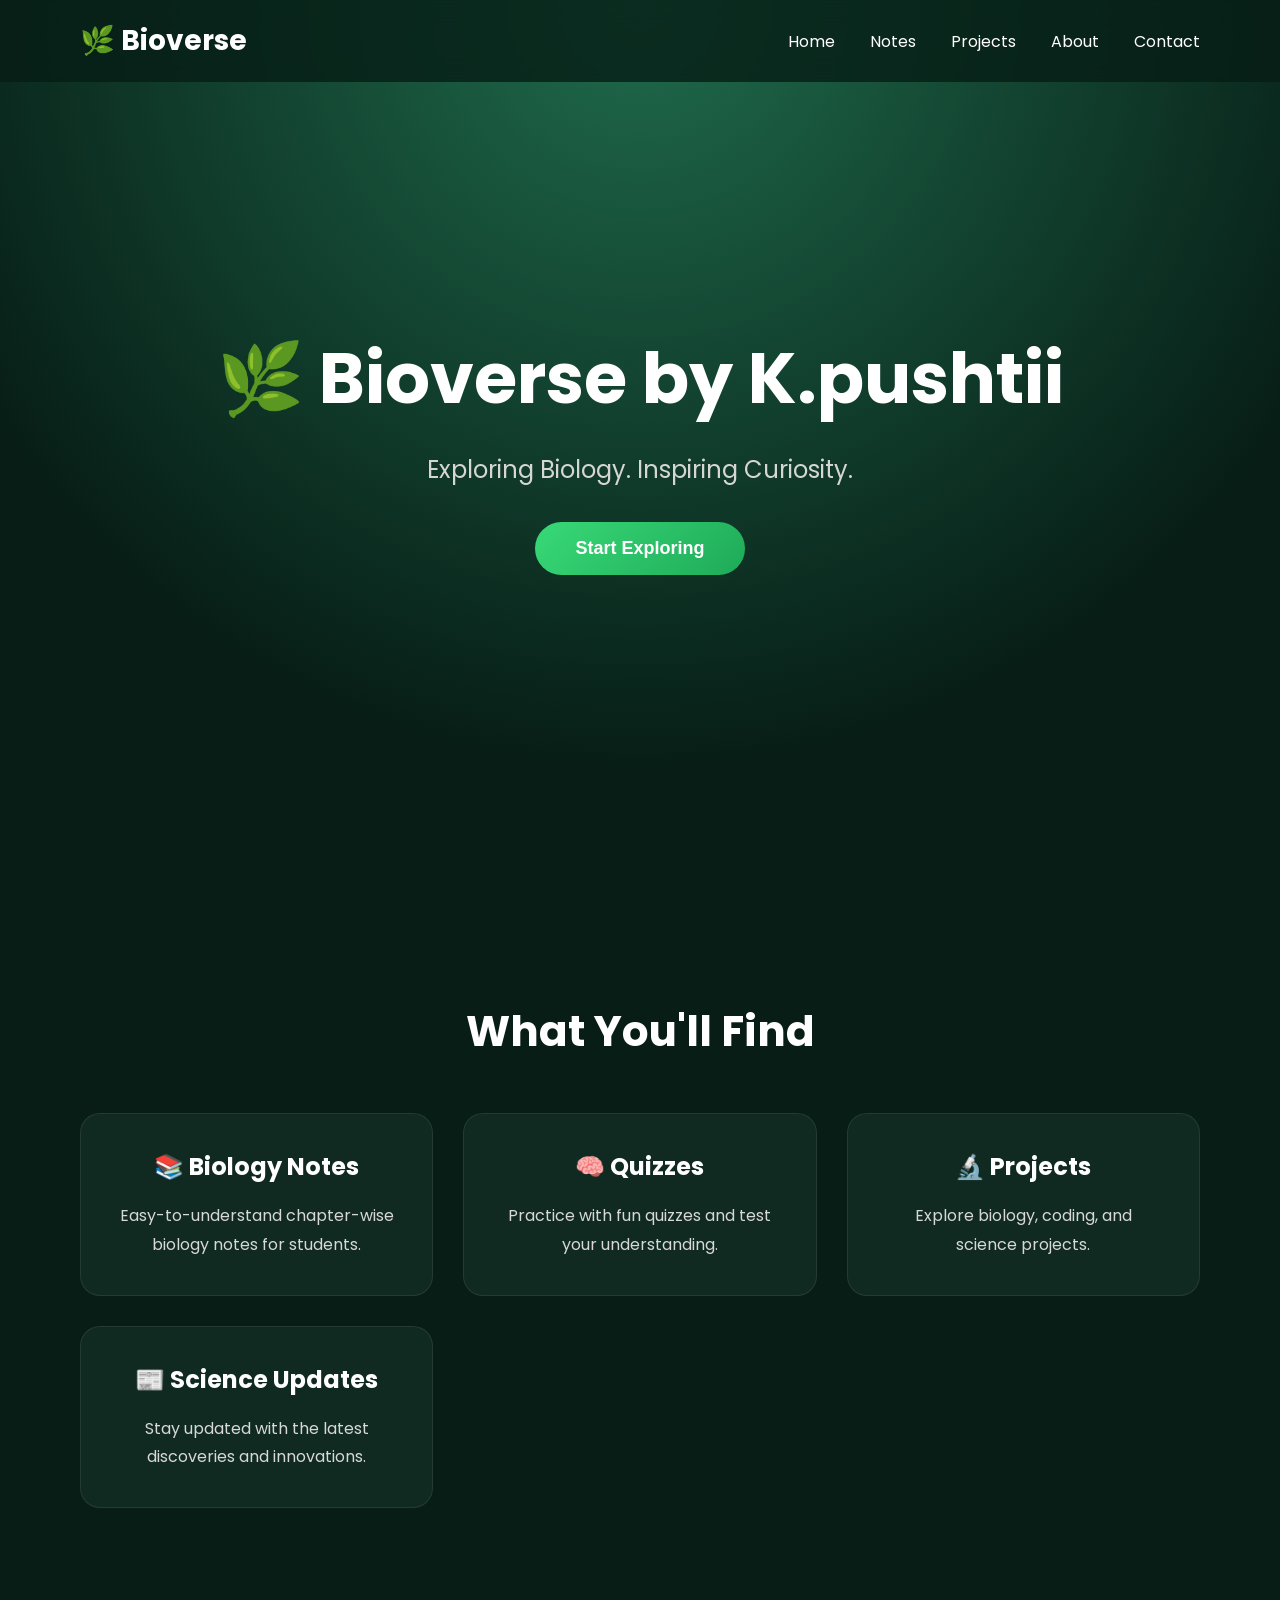
<file: index.html>
<!DOCTYPE html>
<html lang="en">
<head>
    <meta charset="UTF-8">
    <meta name="viewport" content="width=device-width, initial-scale=1.0">
    <title>Bioverse by K.pushtii</title>

    <!-- Google Fonts -->
    <link rel="preconnect" href="https://fonts.googleapis.com">
    <link rel="preconnect" href="https://fonts.gstatic.com" crossorigin>
    <link href="https://fonts.googleapis.com/css2?family=Poppins:wght@300;400;500;600;700&display=swap" rel="stylesheet">

    <!-- CSS -->
    <link rel="stylesheet" href="style.css">
</head>

<body>

    <!-- Navigation -->
    <nav>
        <div class="logo">🌿 Bioverse</div>

        <ul>
            <li><a href="index.html">Home</a></li>
            <li><a href="notes.html">Notes</a></li>
            <li><a href="project.html">Projects</a></li>
            <li><a href="about.html">About</a></li>
            <li><a href="contact.html">Contact</a></li>
        </ul>
    </nav>

    <!-- Hero Section -->
    <section class="hero">
        <h1>🌿 Bioverse by K.pushtii</h1>

        <p>
            Exploring Biology. Inspiring Curiosity.
        </p>

        <button onclick="location.href='notes.html'">
            Start Exploring
        </button>
    </section>

    <!-- Features -->
    <section class="features">

        <h2>What You'll Find</h2>

        <div class="feature-container">

            <div class="feature-card">
                <h3>📚 Biology Notes</h3>
                <p>Easy-to-understand chapter-wise biology notes for students.</p>
            </div>

            <div class="feature-card">
                <h3>🧠 Quizzes</h3>
                <p>Practice with fun quizzes and test your understanding.</p>
            </div>

            <div class="feature-card">
                <h3>🔬 Projects</h3>
                <p>Explore biology, coding, and science projects.</p>
            </div>

            <div class="feature-card">
                <h3>📰 Science Updates</h3>
                <p>Stay updated with the latest discoveries and innovations.</p>
            </div>

        </div>

    </section>

</body>
</html>
</file>
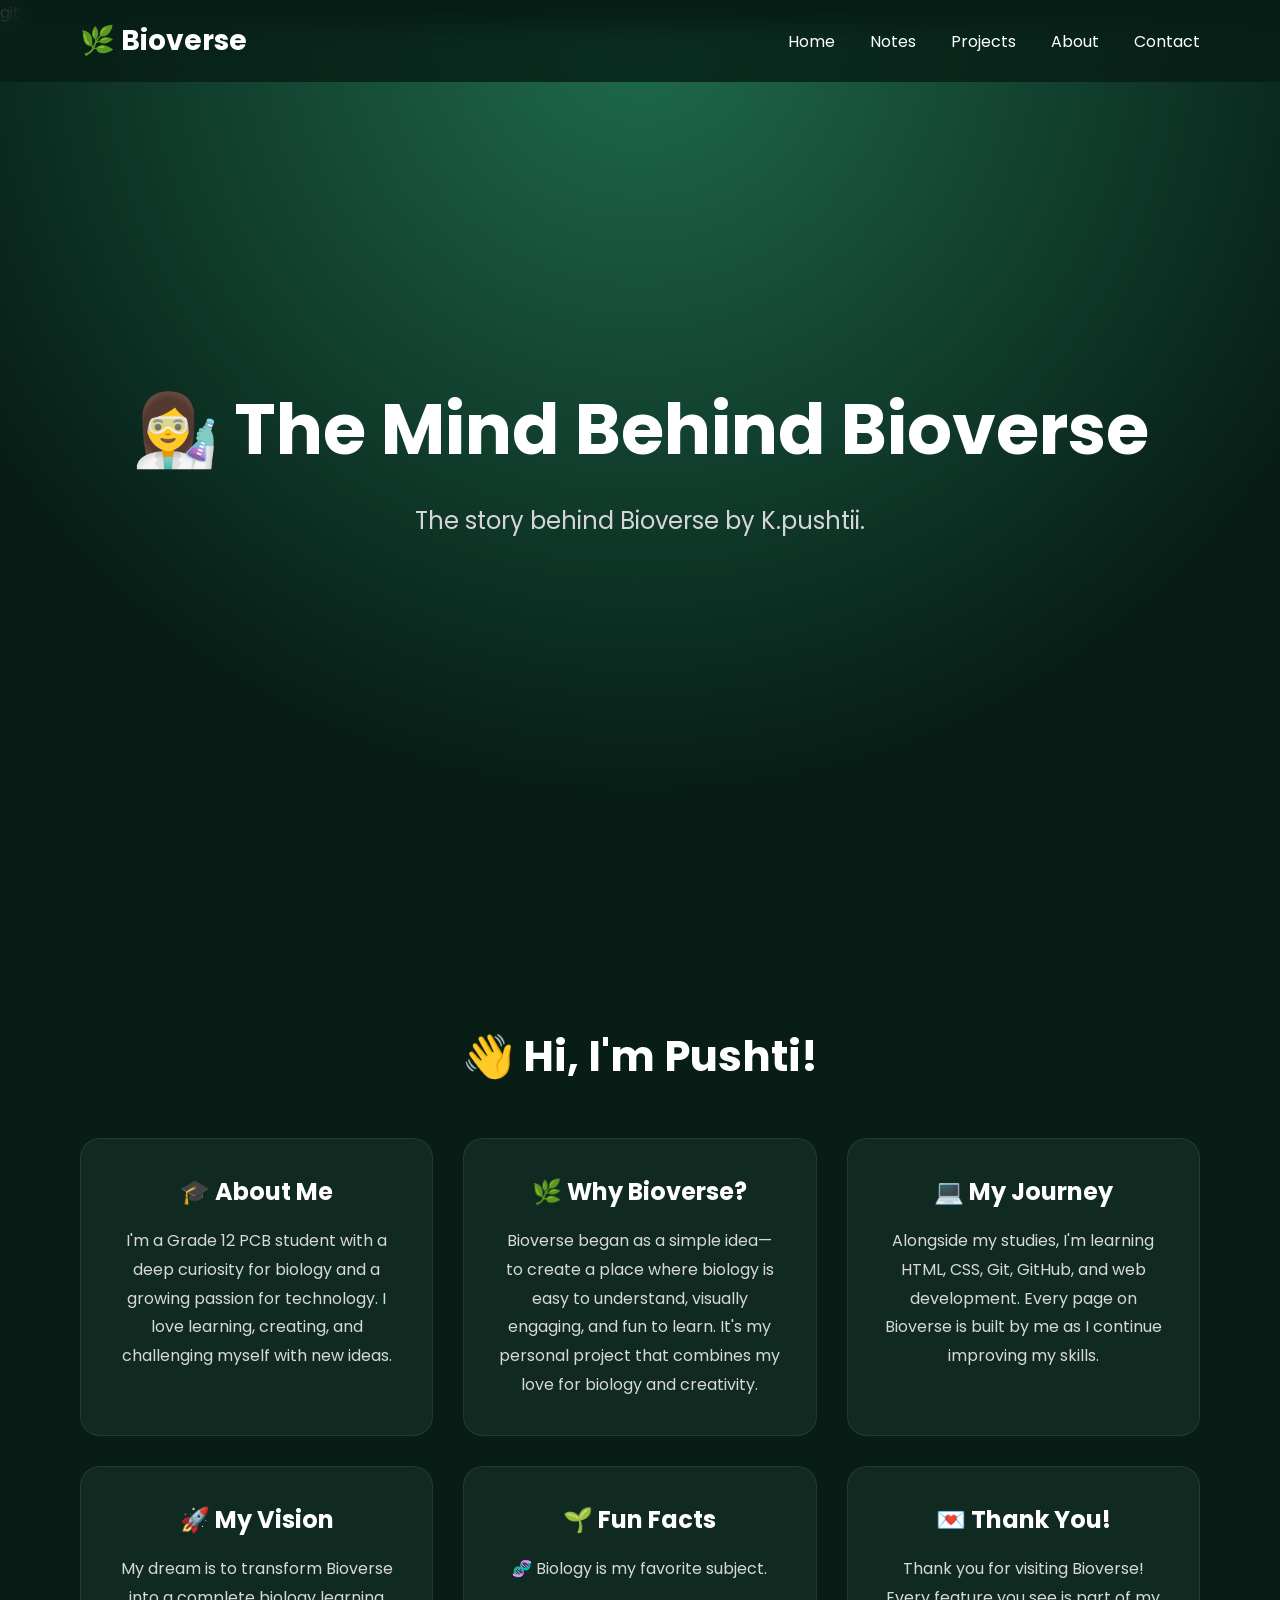
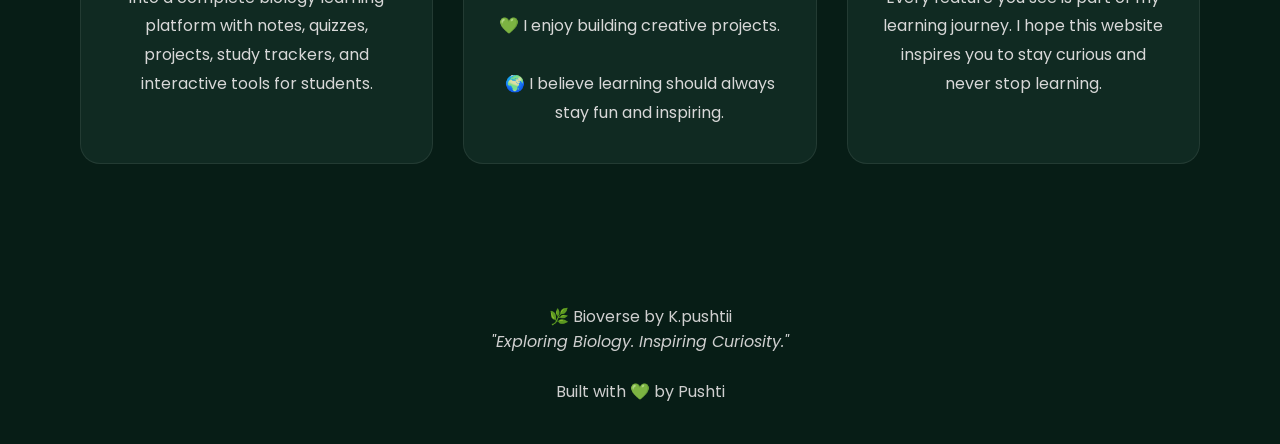
<file: about.html>
<!DOCTYPE html>
<html lang="en">
<head>
    <meta charset="UTF-8">
    <meta name="viewport" content="width=device-width, initial-scale=1.0">
    <title>About | Bioverse by K.pushtii</title>

    <!-- Google Font -->
    <link rel="preconnect" href="https://fonts.googleapis.com">
    <link rel="preconnect" href="https://fonts.gstatic.com" crossorigin>
    <link href="https://fonts.googleapis.com/css2?family=Poppins:wght@300;400;500;600;700&display=swap" rel="stylesheet">

    <!-- CSS -->
    <link rel="stylesheet" href="style.css">
</head>
git
<body>

    <!-- Navigation -->
    <nav>
        <div class="logo">🌿 Bioverse</div>

        <ul>
            <li><a href="index.html">Home</a></li>
            <li><a href="notes.html">Notes</a></li>
            <li><a href="project.html">Projects</a></li>
            <li><a href="about.html">About</a></li>
            <li><a href="contact.html">Contact</a></li>
        </ul>
    </nav>

    <!-- Hero Section -->
    <section class="hero">
        <h1>👩‍🔬 The Mind Behind Bioverse</h1>
        <p>The story behind Bioverse by K.pushtii.</p>
    </section>

    <!-- About Cards -->
    <section class="features">

        <h2>👋 Hi, I'm Pushti!</h2>

        <div class="feature-container">

            <div class="feature-card">
                <h3>🎓 About Me</h3>
                <p>
                    I'm a Grade 12 PCB student with a deep curiosity for biology
                    and a growing passion for technology. I love learning,
                    creating, and challenging myself with new ideas.
                </p>
            </div>

            <div class="feature-card">
                <h3>🌿 Why Bioverse?</h3>
                <p>
                    Bioverse began as a simple idea—to create a place where
                    biology is easy to understand, visually engaging, and fun
                    to learn. It's my personal project that combines my love
                    for biology and creativity.
                </p>
            </div>

            <div class="feature-card">
                <h3>💻 My Journey</h3>
                <p>
                    Alongside my studies, I'm learning HTML, CSS, Git, GitHub,
                    and web development. Every page on Bioverse is built by me
                    as I continue improving my skills.
                </p>
            </div>

            <div class="feature-card">
                <h3>🚀 My Vision</h3>
                <p>
                    My dream is to transform Bioverse into a complete biology
                    learning platform with notes, quizzes, projects, study
                    trackers, and interactive tools for students.
                </p>
            </div>

            <div class="feature-card">
                <h3>🌱 Fun Facts</h3>
                <p>
                    🧬 Biology is my favorite subject.<br><br>
                    💚 I enjoy building creative projects.<br><br>
                    🌍 I believe learning should always stay fun and inspiring.
                </p>
            </div>

            <div class="feature-card">
                <h3>💌 Thank You!</h3>
                <p>
                    Thank you for visiting Bioverse! Every feature you see is
                    part of my learning journey. I hope this website inspires
                    you to stay curious and never stop learning.
                </p>
            </div>

        </div>

    </section>

    <!-- Footer -->
    <footer style="text-align:center;padding:40px 20px;color:#cfcfcf;">
        <p>🌿 Bioverse by K.pushtii</p>
        <p><em>"Exploring Biology. Inspiring Curiosity."</em></p>
        <br>
        <p>Built with 💚 by Pushti</p>
    </footer>

</body>
</html>
</file>
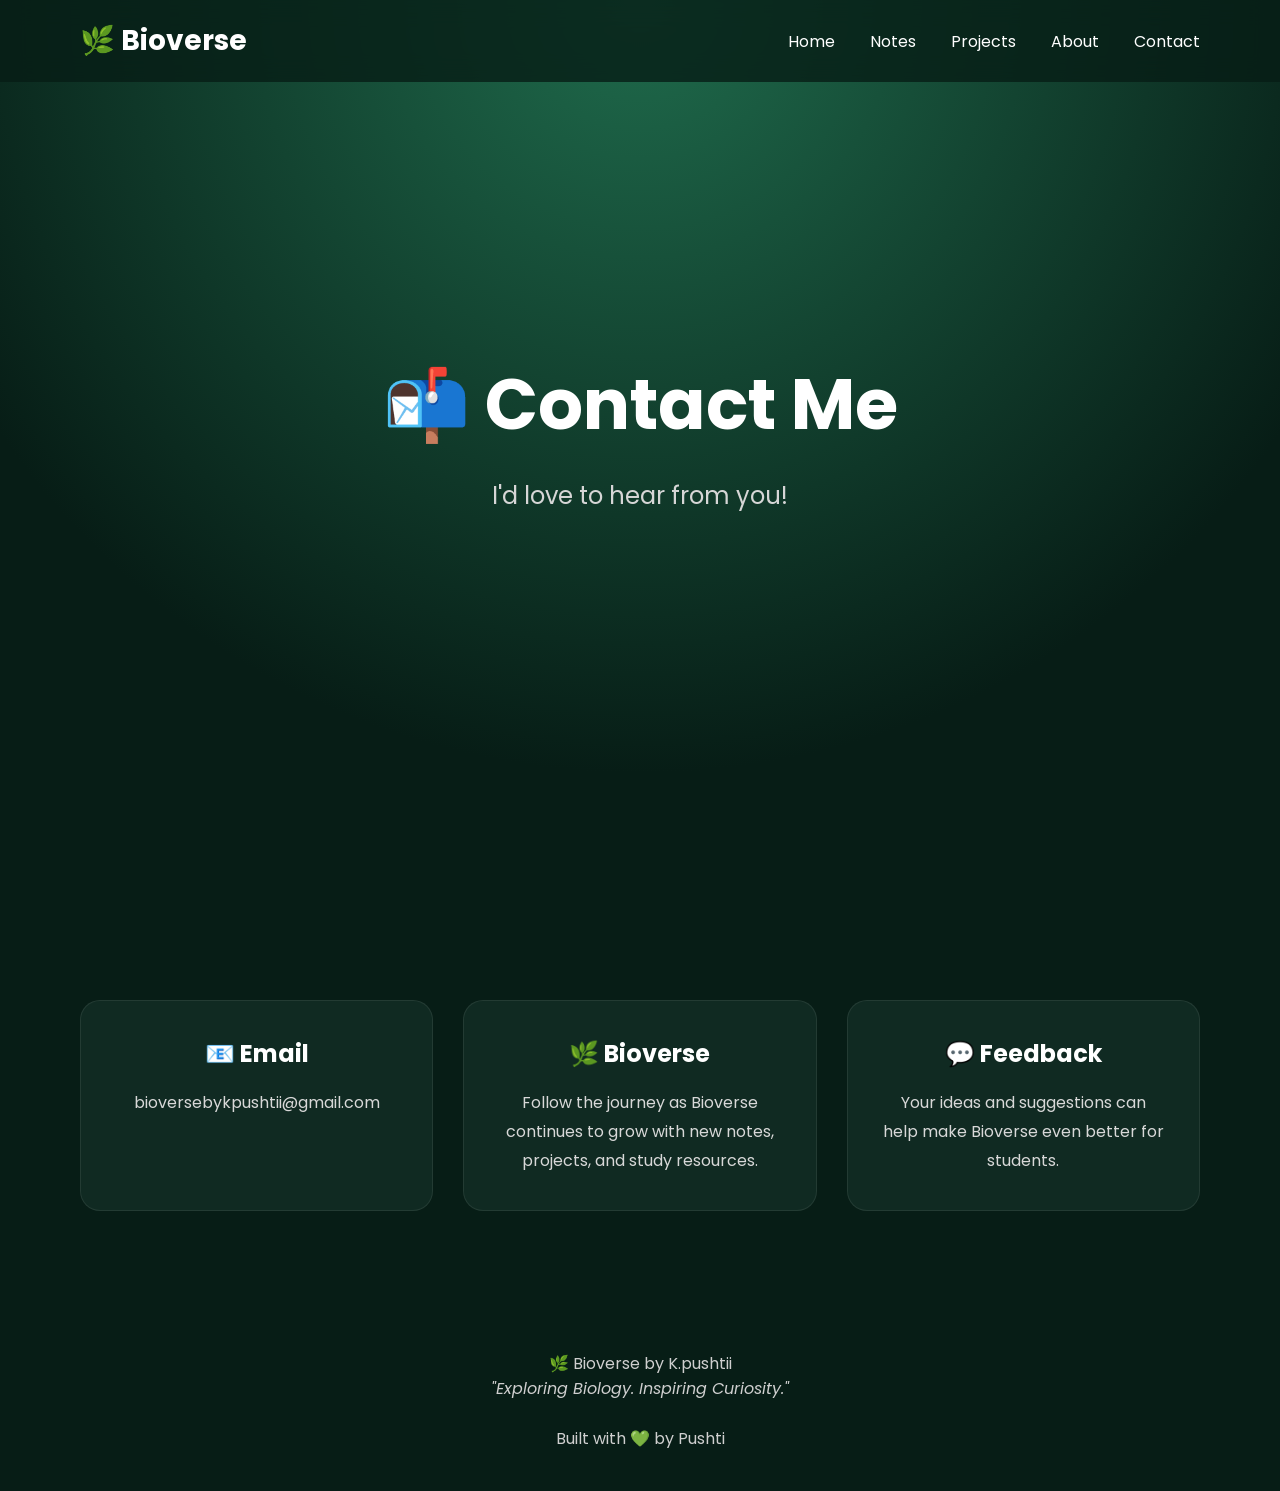
<file: contact.html>
<!DOCTYPE html>
<html lang="en">
<head>
    <meta charset="UTF-8">
    <meta name="viewport" content="width=device-width, initial-scale=1.0">
    <title>Contact | Bioverse by K.pushtii</title>

    <link rel="preconnect" href="https://fonts.googleapis.com">
    <link rel="preconnect" href="https://fonts.gstatic.com" crossorigin>
    <link href="https://fonts.googleapis.com/css2?family=Poppins:wght@300;400;500;600;700&display=swap" rel="stylesheet">

    <link rel="stylesheet" href="style.css">
</head>

<body>

<nav>
    <div class="logo">🌿 Bioverse</div>

    <ul>
        <li><a href="index.html">Home</a></li>
        <li><a href="notes.html">Notes</a></li>
        <li><a href="project.html">Projects</a></li>
        <li><a href="about.html">About</a></li>
        <li><a href="contact.html">Contact</a></li>
    </ul>
</nav>

<section class="hero">
    <h1>📬 Contact Me</h1>
    <p>I'd love to hear from you!</p>
</section>

<section class="features">

    <div class="feature-container">

        <div class="feature-card">
            <h3>📧 Email</h3>
            <p>bioversebykpushtii@gmail.com</p>
        </div>

        <div class="feature-card">
            <h3>🌿 Bioverse</h3>
            <p>Follow the journey as Bioverse continues to grow with new notes, projects, and study resources.</p>
        </div>

        <div class="feature-card">
            <h3>💬 Feedback</h3>
            <p>Your ideas and suggestions can help make Bioverse even better for students.</p>
        </div>

    </div>

</section>

<footer style="text-align:center;padding:40px 20px;color:#cfcfcf;">
    <p>🌿 Bioverse by K.pushtii</p>
    <p><em>"Exploring Biology. Inspiring Curiosity."</em></p>
    <br>
    <p>Built with 💚 by Pushti</p>
</footer>

</body>
</html>
</file>
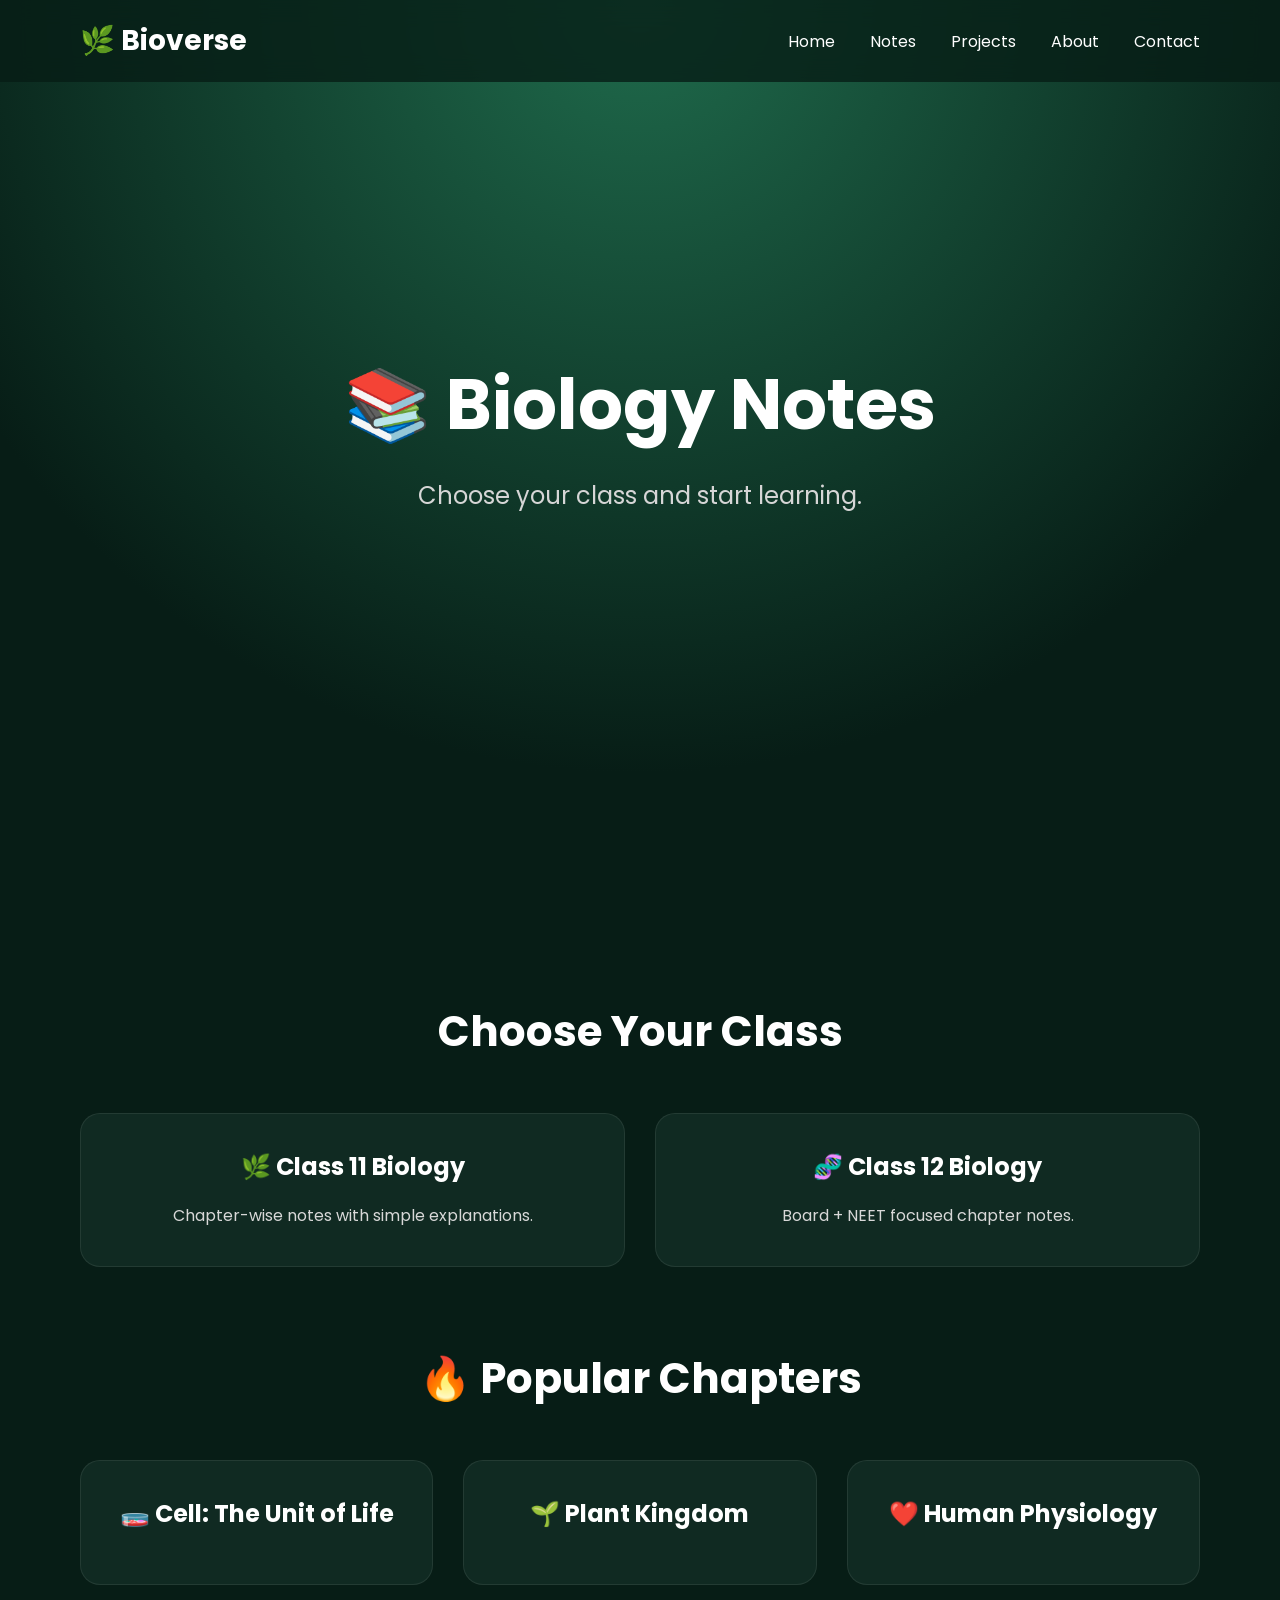
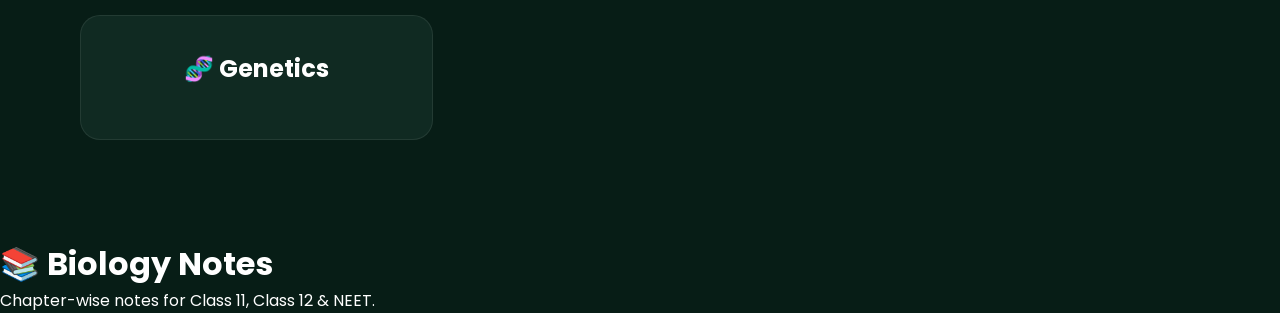
<file: notes.html>
<!DOCTYPE html>
<html lang="en">
<head>
    <meta charset="UTF-8">
    <meta name="viewport" content="width=device-width, initial-scale=1.0">
    <title>Biology Notes | Bioverse by K.pushtii</title>

    <link rel="preconnect" href="https://fonts.googleapis.com">
    <link rel="preconnect" href="https://fonts.gstatic.com" crossorigin>
    <link href="https://fonts.googleapis.com/css2?family=Poppins:wght@300;400;600;700&display=swap" rel="stylesheet">

    <link rel="stylesheet" href="style.css">
</head>

<body>

<nav>
    <div class="logo">🌿 Bioverse</div>

    <ul>
        <li><a href="index.html">Home</a></li>
        <li><a href="notes.html">Notes</a></li>
        <li><a href="project.html">Projects</a></li>
        <li><a href="about.html">About</a></li>
        <li><a href="contact.html">Contact</a></li>
    </ul>
</nav>

<section class="hero">
    <h1>📚 Biology Notes</h1>
    <p>Choose your class and start learning.</p>
</section>

<section class="features">

    <h2>Choose Your Class</h2>

    <div class="feature-container">

        <div class="feature-card">
            <h3>🌿 Class 11 Biology</h3>
            <p>Chapter-wise notes with simple explanations.</p>
        </div>

        <div class="feature-card">
            <h3>🧬 Class 12 Biology</h3>
            <p>Board + NEET focused chapter notes.</p>
        </div>

    </div>

    <h2 style="margin-top:80px;">🔥 Popular Chapters</h2>

    <div class="feature-container">

        <div class="feature-card">
            <h3>🧫 Cell: The Unit of Life</h3>
        </div>

        <div class="feature-card">
            <h3>🌱 Plant Kingdom</h3>
        </div>

        <div class="feature-card">
            <h3>❤️ Human Physiology</h3>
        </div>

        <div class="feature-card">
            <h3>🧬 Genetics</h3>
        </div>

    </div>

</section>
    <h1>📚 Biology Notes</h1>
    <p>Chapter-wise notes for Class 11, Class 12 & NEET.</p>
</section>

</body>
</html>
</file>
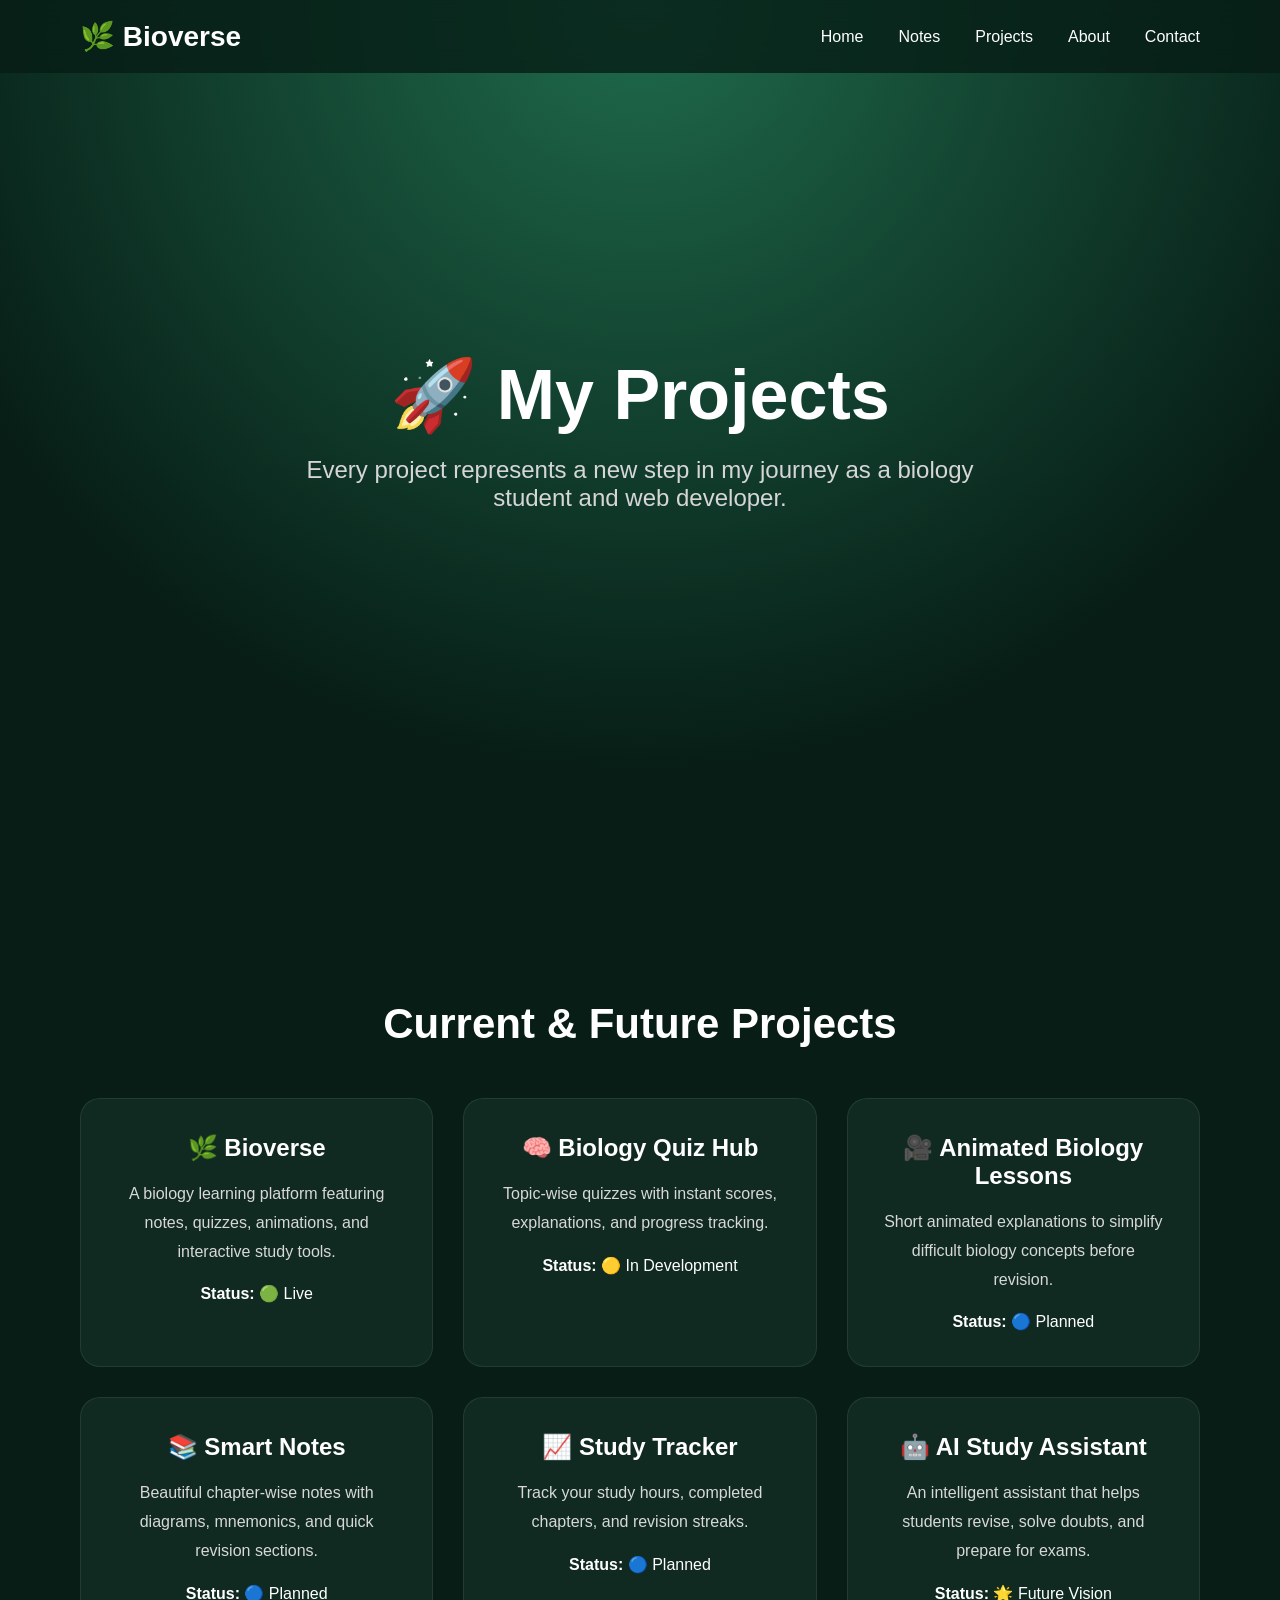
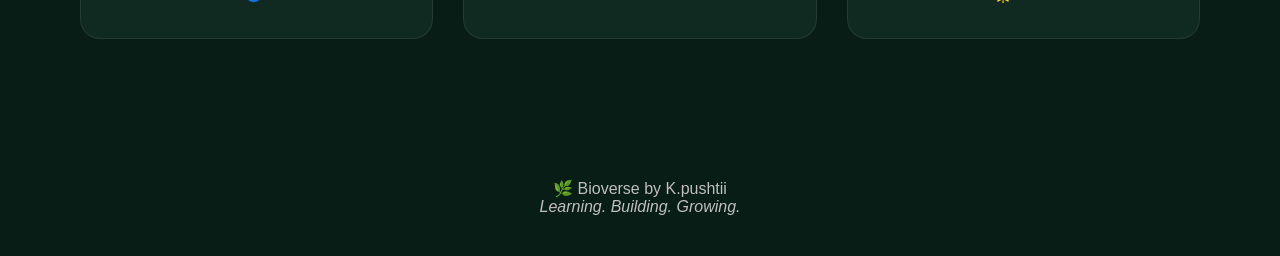
<file: project.html>
<!DOCTYPE html>
<html lang="en">
<head>
    <meta charset="UTF-8">
    <meta name="viewport" content="width=device-width, initial-scale=1.0">
    <title>Projects | Bioverse by K.pushtii</title>

    <link rel="stylesheet" href="style.css">
</head>

<body>

<nav>
    <div class="logo">🌿 Bioverse</div>

    <ul>
        <li><a href="index.html">Home</a></li>
        <li><a href="notes.html">Notes</a></li>
        <li><a href="project.html">Projects</a></li>
        <li><a href="about.html">About</a></li>
        <li><a href="contact.html">Contact</a></li>
    </ul>
</nav>

<section class="hero">
    <h1>🚀 My Projects</h1>
    <p>Every project represents a new step in my journey as a biology student and web developer.</p>
</section>

<section class="features">

    <h2>Current & Future Projects</h2>

    <div class="feature-container">

        <div class="feature-card">
            <h3>🌿 Bioverse</h3>
            <p>
                A biology learning platform featuring notes, quizzes,
                animations, and interactive study tools.
            </p>
            <br>
            <strong>Status:</strong> 🟢 Live
        </div>

        <div class="feature-card">
            <h3>🧠 Biology Quiz Hub</h3>
            <p>
                Topic-wise quizzes with instant scores, explanations,
                and progress tracking.
            </p>
            <br>
            <strong>Status:</strong> 🟡 In Development
        </div>

        <div class="feature-card">
            <h3>🎥 Animated Biology Lessons</h3>
            <p>
                Short animated explanations to simplify difficult biology
                concepts before revision.
            </p>
            <br>
            <strong>Status:</strong> 🔵 Planned
        </div>

        <div class="feature-card">
            <h3>📚 Smart Notes</h3>
            <p>
                Beautiful chapter-wise notes with diagrams,
                mnemonics, and quick revision sections.
            </p>
            <br>
            <strong>Status:</strong> 🔵 Planned
        </div>

        <div class="feature-card">
            <h3>📈 Study Tracker</h3>
            <p>
                Track your study hours, completed chapters,
                and revision streaks.
            </p>
            <br>
            <strong>Status:</strong> 🔵 Planned
        </div>

        <div class="feature-card">
            <h3>🤖 AI Study Assistant</h3>
            <p>
                An intelligent assistant that helps students revise,
                solve doubts, and prepare for exams.
            </p>
            <br>
            <strong>Status:</strong> 🌟 Future Vision
        </div>

    </div>

</section>

<footer>
    <p>🌿 Bioverse by K.pushtii</p>
    <p><em>Learning. Building. Growing.</em></p>
</footer>

</body>
</html>
</file>
<file: style.css>
/* ==========================
   RESET
========================== */

*{
    margin:0;
    padding:0;
    box-sizing:border-box;
}

html{
    scroll-behavior:smooth;
}

body{
    font-family:'Poppins',sans-serif;
    background:#071d16;
    color:white;
}

/* ==========================
   NAVIGATION
========================== */

nav{
    display:flex;
    justify-content:space-between;
    align-items:center;

    position:fixed;
    top:0;
    left:0;

    width:100%;

    padding:20px 80px;

    background:rgba(7,29,22,.8);
    backdrop-filter:blur(12px);

    z-index:1000;
}

.logo{
    font-size:28px;
    font-weight:700;
}

nav ul{
    display:flex;
    list-style:none;
    gap:35px;
}

nav a{
    text-decoration:none;
    color:white;
    transition:.3s;
}

nav a:hover{
    color:#32d17d;
}

/* ==========================
   HERO
========================== */

.hero{
    min-height:100vh;

    display:flex;
    flex-direction:column;
    justify-content:center;
    align-items:center;

    text-align:center;

    padding:0 20px;

    background:radial-gradient(circle at top,#1f6b4c 0%,#071d16 70%);
}

.hero h1{
    font-size:70px;
    margin-bottom:20px;
}

.hero p{
    font-size:24px;
    color:#d6d6d6;
    max-width:700px;
    margin-bottom:35px;
}

/* ==========================
   BUTTON
========================== */

button{
    padding:16px 40px;

    border:none;
    border-radius:50px;

    background:linear-gradient(135deg,#38d977,#1faa59);

    color:white;

    font-size:18px;
    font-weight:600;

    cursor:pointer;

    transition:.3s;
}

button:hover{
    transform:translateY(-5px);
    box-shadow:0 10px 30px rgba(56,217,119,.35);
}

/* ==========================
   FEATURES
========================== */

.features{
    padding:100px 80px;
    text-align:center;
}

.features h2{
    font-size:42px;
    margin-bottom:50px;
}

.feature-container{
    display:grid;
    grid-template-columns:repeat(auto-fit,minmax(300px,1fr));
    gap:30px;
}

.feature-card{
    background:#102a22;
    padding:35px;
    border-radius:20px;

    transition:.3s;

    border:1px solid rgba(255,255,255,.08);
}

.feature-card:hover{
    transform:translateY(-8px);
    box-shadow:0 0 30px rgba(50,209,125,.25);
}

.feature-card h3{
    font-size:24px;
    margin-bottom:18px;
}

.feature-card p{
    color:#d8d8d8;
    line-height:1.8;
}

/* ==========================
   FOOTER
========================== */

footer{
    padding:40px 20px;
    text-align:center;
    color:#bfbfbf;
}

/* ==========================
   MOBILE
========================== */

@media(max-width:768px){

    nav{
        flex-direction:column;
        padding:20px;
    }

    nav ul{
        flex-wrap:wrap;
        justify-content:center;
        margin-top:20px;
        gap:18px;
    }
.hero{
    min-height:55vh;
    display:flex;
    flex-direction:column;
    justify-content:center;
    align-items:center;
    text-align:center;
    padding:120px 20px 60px;
    background:radial-gradient(circle at top,#1f6b4c 0%,#071d16 70%);
}
    .hero h1{
        font-size:42px;
    }

    .hero p{
        font-size:18px;
    }

    .features{
        padding:80px 25px;
    }

}
</file>
